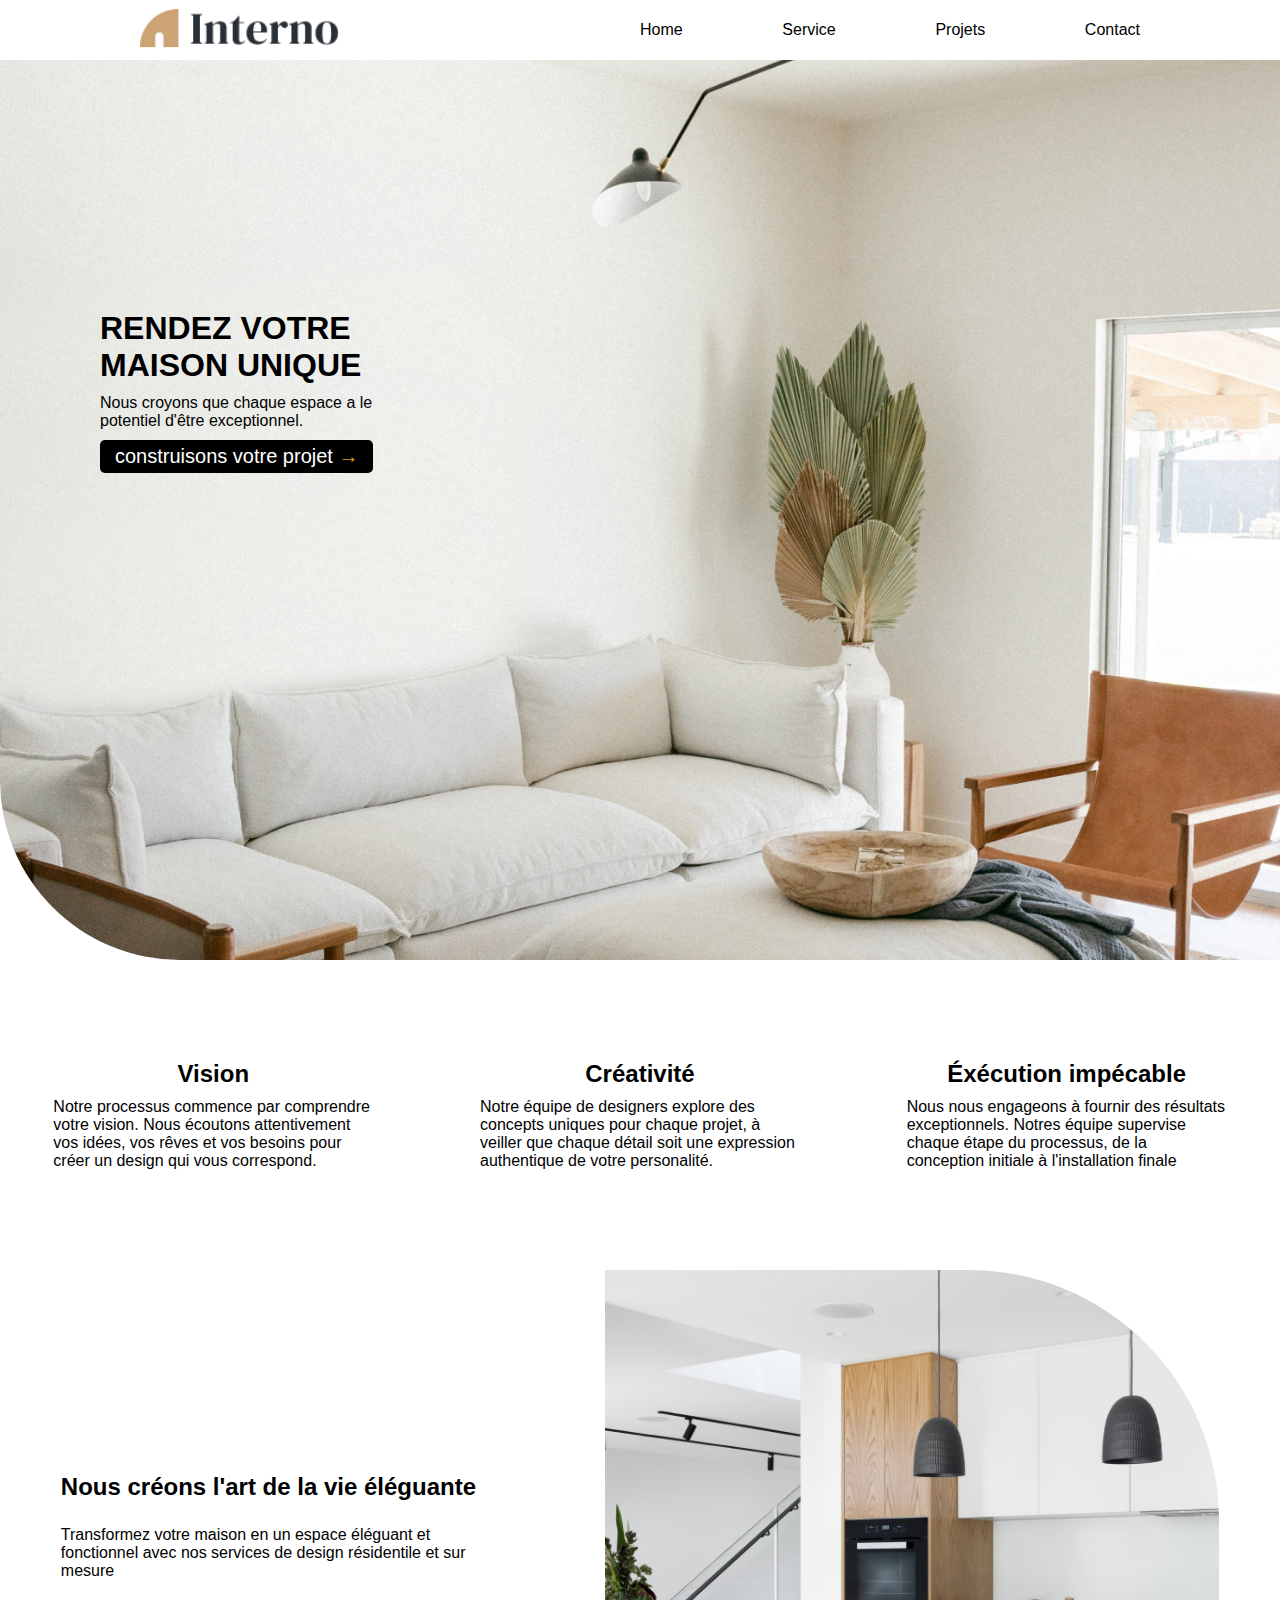
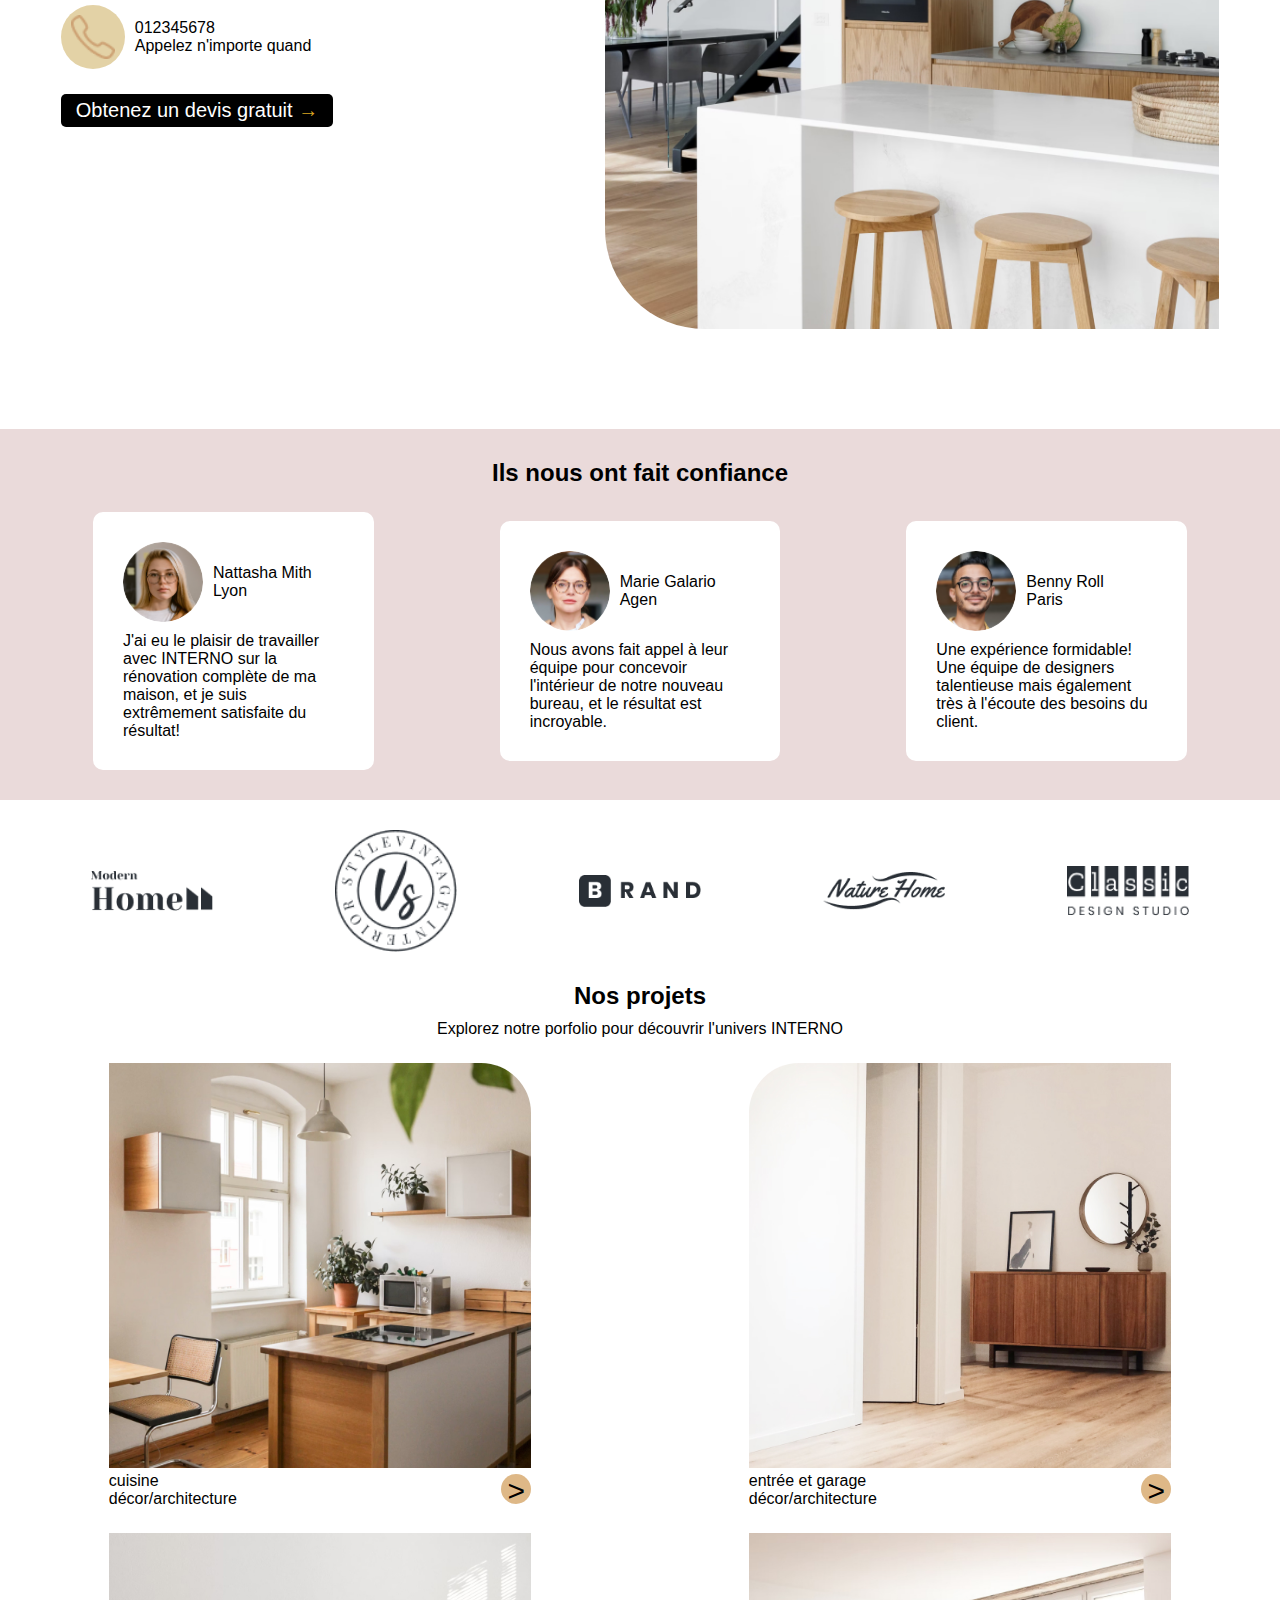
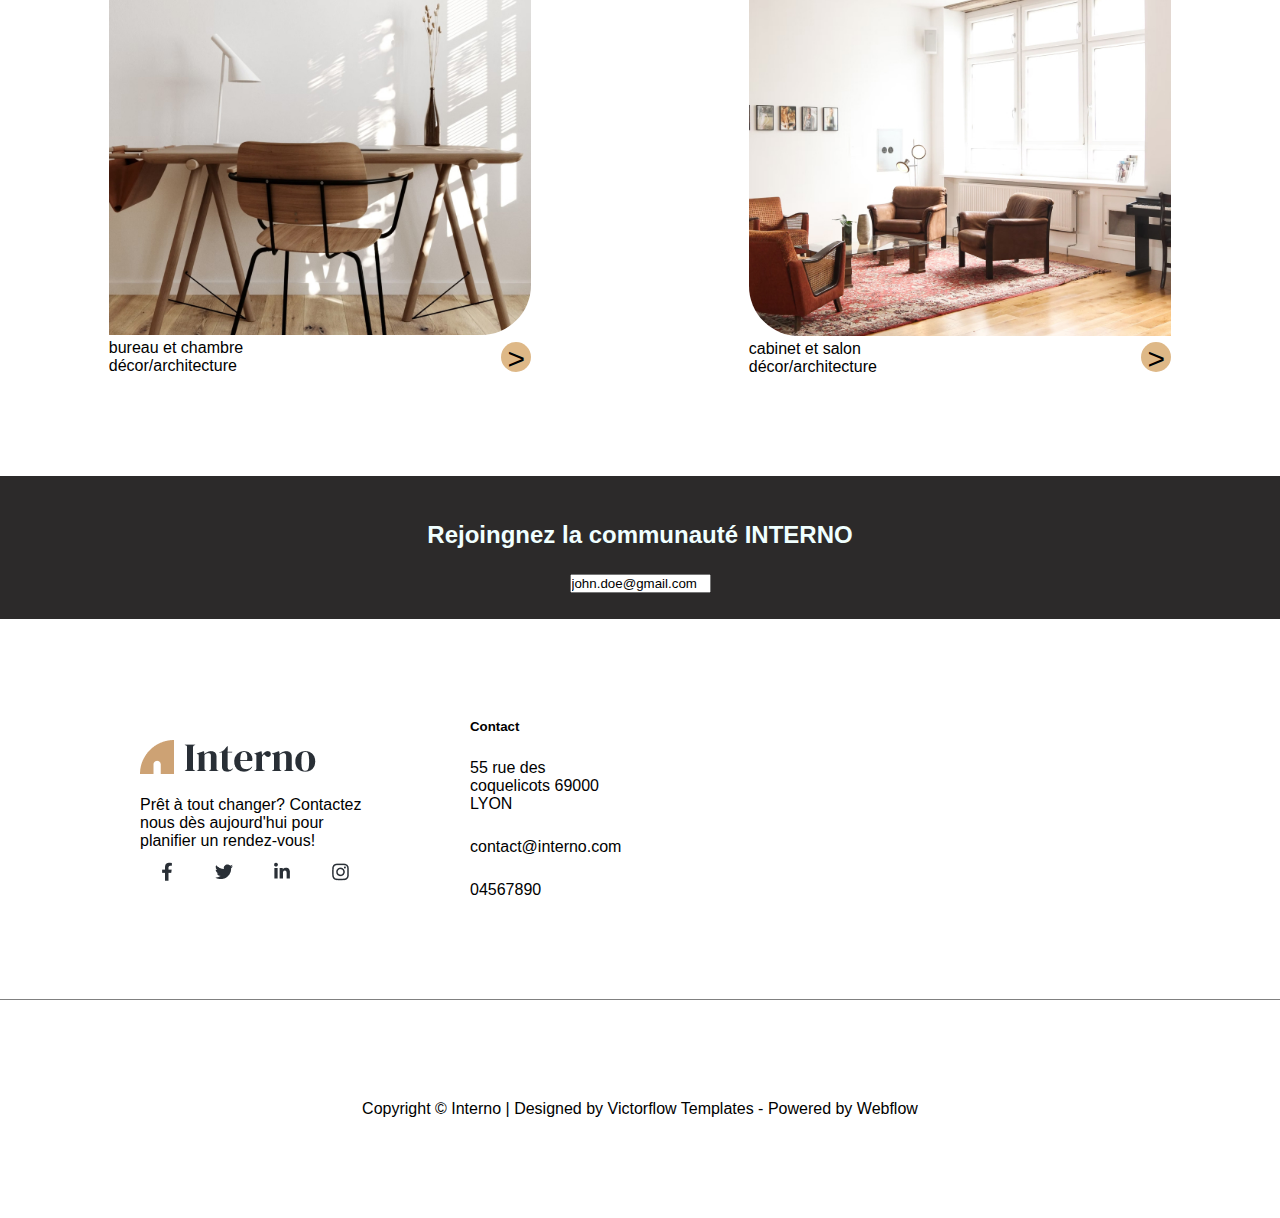
<file: index.html>
<!DOCTYPE html>
<html lang="fr">

<head>
    <meta charset="UTF-8">
    <meta name="viewport" content="width=device-width, initial-scale=1.0">
    <title>INTERNO</title>
    <link rel="stylesheet" href="style.css">

</head>

<body class="lobster-regular">
    <!-- Header : flex ici pour pouvoir manipuler le logo et le nav -->
    <header class="flex space-between align-center container-1000">
        <a href="">
            <img src="asset/Logo.png" alt="mon super logo" class="logo">
        </a>

        <nav class="w-50">
            <!-- flex ici pour pouvoir manipuler les li -->
            <ul class="flex space-between">
                <li><a href="index.html">Home</a></li>
                <li><a href="Service.html">Service</a></li>
                <li><a href="projets.html">Projets</a></li>
                <li><a href="contact.html">Contact</a></li>
            </ul>
        </nav>
    </header>
    <main>
        <!-- SECTION HERO-BANNIERE -->

        <section class="flex section-hero  ">
            <div class="w-25 margin-top-250 margin-left-100">
                <h1>RENDEZ VOTRE MAISON UNIQUE</h1>
                <p class="margin-top-10">Nous croyons que chaque espace a le potentiel d'être exceptionnel.</p>
                <a href="devis.html" class="btn btn-primary margin-top-10">construisons votre projet <span
                        class="goldy">→</span></a>
            </div>
        </section>

        <!-- SECTION SERVICE -->

        <section class="flex space-around margin-top-100">

            <div class="w-25">
                <h2 class="text-center">Vision</h2>
                <p class="text-justify margin-top-10">Notre processus commence par comprendre votre vision. Nous
                    écoutons
                    attentivement vos idées, vos rêves et vos besoins pour créer un design qui vous correspond.</p>
            </div>

            <div class="w-25">
                <h2 class="text-center">Créativité</h2>
                <p class="text-justify margin-top-10">Notre équipe de designers explore des concepts uniques pour chaque
                    projet, à
                    veiller que chaque détail soit une expression authentique de votre personalité. </p>
            </div>

            <div class="w-25">
                <h2 class="text-center">Éxécution impécable</h2>
                <p class="text-justify margin-top-10">Nous nous engageons à fournir des résultats exceptionnels. Notres
                    équipe
                    supervise chaque étape du processus, de la conception initiale à l'installation finale </p>
            </div>

        </section>

        <!-- SECTION CONTACT -->

        <section class="flex margin-top-100 margin-bottom-100 space-around align-center">

            <div class="w-33">
                <h2>Nous créons l'art de la vie éléguante</h2>
                <p class="margin-top-25">Transformez votre maison en un espace éléguant et fonctionnel avec nos services
                    de design résidentile et sur mesure</p>
                <div class="flex margin-top-25 align-center">
                    <div class="call">
                        <img src="asset/Call.png" class="" alt="call">
                    </div>
                    
                    <div class="margin-left-10 w-50">
                        <a href="tel:012345678">012345678</a>
                        <p>Appelez n'importe quand</p>
                    </div>
                    <a href="devis.html" class="btn btn-primary margin-top-25">Obtenez un devis gratuit <span
                            class="goldy">→</span></a>
                </div>
            </div>

            <img src="asset/image-article.jpg" class="w-48 contact" alt="cuisine">

        </section>

        <!-- SECTION CONFIANCE -->

        <section class="section-confiance ">
            <h3 class="text-center">Ils nous ont fait confiance</h3>
            <div class="flex  space-around align-center ">

                <div class="flex margin-top-25 space-around align-center ">
                    <div class="flex w-23 card-utilisateur align-center ">
                        <img src="asset/user3.png" class="w-25 utilisateur" alt="Nattasha Mith">
                        <div class="w-50 margin-left-10">
                            <p>Nattasha Mith</p>
                            <p>Lyon</p>
                        </div>
                        <p class="margin-top-10">J'ai eu le plaisir de travailler avec INTERNO sur la rénovation
                            complète de ma maison, et
                            je suis extrêmement satisfaite du résultat!</p>
                    </div>
                    <div class="flex w-23 card-utilisateur align-center ">
                        <img src="asset/user2.png" class="w-25 utilisateur" alt="Marie Galario">
                        <div class="w-50 margin-left-10">
                            <p>Marie Galario</p>
                            <p>Agen</p>
                        </div>
                        <p class="margin-top-10">Nous avons fait appel à leur équipe pour concevoir l'intérieur de notre
                            nouveau bureau, et le résultat est incroyable.</p>
                    </div>
                    <div class="flex w-23 card-utilisateur align-center ">
                        <img src="asset/user1.png" class="w-25 utilisateur" alt="Benny Roll">
                        <div class="w-50 margin-left-10">
                            <p>Benny Roll</p>
                            <p>Paris</p>
                        </div>
                        <p class="margin-top-10">Une expérience formidable! Une équipe de designers talentieuse mais
                            également très à l'écoute des besoins du client.</p>
                    </div>

                </div>
            </div>

        </section>

        <!-- SECTION FOURNISSEUR -->

        <section class="flex space-around align-center section-fournisseur">
            <img src="asset/moderne-home.png" class="w-10" alt="home">
            <img src="asset/vintage.png" class="w-10" alt="vintage">
            <img src="asset/brand.png" class="w-10" alt="brand">
            <img src="asset/nature-home.png" class="w-10" alt="nature">
            <img src="asset/classic-design.png" class="w-10" alt="classic">
        </section>

        <!-- SECTION NOS PROJET -->

        <section class="margin-bottom-100">
            <h3 class="text-center"> Nos projets</h3>
            <p class="text-center margin-top-10">Explorez notre porfolio pour découvrir l'univers INTERNO</p>

            <div class="flex space-around align-center margin-top-25">
                <div class="w-33">
                    <img src="asset/cuisine.jpg" class="w-100 coinHD" alt="cuisine">
                    <div class="flex align-center space-between">
                        <div>
                            <p>cuisine</p>
                            <p>décor/architecture</p>
                        </div>
                        <a href=""><span class="goldyProjet">></span></a>
                    </div>
                </div>
                <div class="w-33">
                    <img src="asset/entree-et-garage.jpg" class="w-100 coinHG" alt="cuisine">
                    <div class="flex align-center space-between">
                        <div>
                            <p>entrée et garage</p>
                            <p>décor/architecture</p>
                        </div>
                        <a href=""><span class="goldyProjet">></span></a>
                    </div>
                </div>
            </div>

            <div class="flex space-around align-center margin-top-25">
                <div class="w-33">
                    <img src="asset/bureau-et-chambre.jpg" class="w-100 coinBD" alt="chambre">
                    <div class="flex align-center space-between">
                        <div>
                            <p>bureau et chambre</p>
                            <p>décor/architecture</p>
                        </div>
                        <a href=""><span class="goldyProjet">></span></a>
                    </div>
                </div>
                <div class="w-33">
                    <img src="asset/cabinet-et-salon.jpg" class="w-100 coinBG" alt="salon">
                    <div class="flex align-center space-between">
                        <div>
                            <p>cabinet et salon</p>
                            <p>décor/architecture</p>
                        </div>
                        <a href=""><span class="goldyProjet">></span></a>
                    </div>
                </div>
            </div>

        </section>

        <!-- SECTION COMMUNAUTE -->

        <section class="section-communaute text-center">
            <h3 class="margin-top-25">Rejoingnez la communauté INTERNO</h3>
            <input type="text" class="margin-top-25" required minlength="10" maxlength="50" size="15" name="john.doe@gmail.com" value="john.doe@gmail.com" />

        </section>


    </main>

    <!-- FOOTER -->
    <footer class="footer">
        <div class="flex align-center margin-bottom-100 margin-top-100 justify-flexstart container-1000">
            <div class="w-23">
                <a href="">
                    <img src="asset/Logo.png" alt="mon super logo">
                </a>
                <p class="margin-top-10 margin-bottom-10">Prêt à tout changer? Contactez nous dès aujourd'hui pour planifier un rendez-vous!</p>
                <div class="flex space-around align-center">
                    <a href=""> 
                        <img src="asset/facebook.png" class="w-100" alt="facebook">
                    </a>
                      <a href="">
                        <img src="asset/twitter.png" class="w-100" alt="twitter">
                    </a>
                      <a href="">
                        <img src="asset/linkedin.png" class="w-100" alt="linkedin">
                    </a>
                      <a href="">
                        <img src="asset/insta.png" class="w-100" alt="instagram">
                    </a>

                </div>
            </div>

            <div class="w-15 margin-left-100">
                <h5>Contact</h5>
                <p class="margin-top-25">55 rue des coquelicots 69000 LYON</p>
                <div class="margin-top-25">
                <a href="mailto:contact@interno.com" >contact@interno.com</a>
                </div>
                <div class="margin-top-25">
                <a href="tel:04567890" >04567890</a>
                </div>
            </div>
        </div>
        <div id="footer" class="margin-bottom-100"></div>
        <p class="text-center margin-bottom-100">Copyright © Interno | Designed by Victorflow Templates - Powered by Webflow</p>


    </footer>

</body>

</html>
</file>
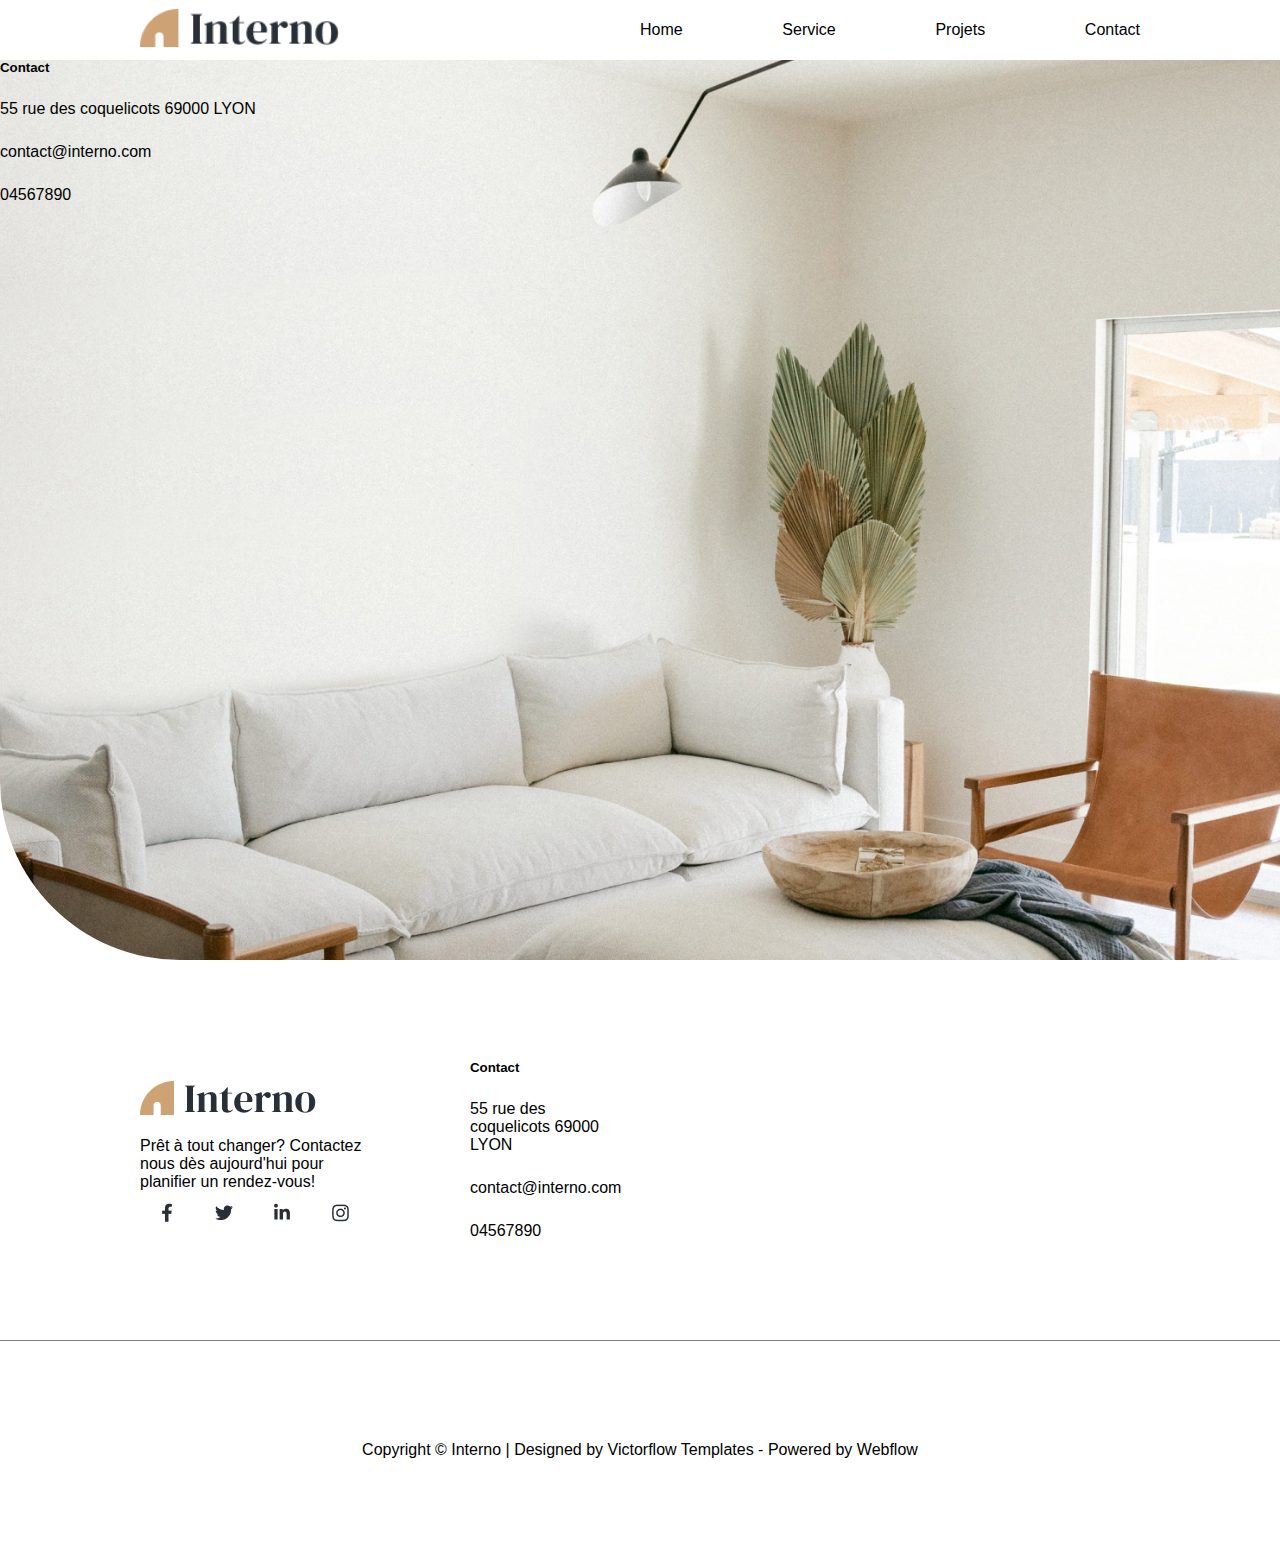
<file: contact.html>
<!DOCTYPE html>
<html lang="fr">

<head>
    <meta charset="UTF-8">
    <meta name="viewport" content="width=device-width, initial-scale=1.0">
    <title>INTERNO</title>
    <link rel="stylesheet" href="style.css">

</head>

<body class="lobster-regular">
    <!-- Header : flex ici pour pouvoir manipuler le logo et le nav -->
    <header class="flex space-between align-center container-1000">
        <a href="">
            <img src="asset/Logo.png" alt="mon super logo" class="logo">
        </a>

        <nav class="w-50">
            <!-- flex ici pour pouvoir manipuler les li -->
            <ul class="flex space-between">
                <li><a href="index.html">Home</a></li>
                <li><a href="Service.html">Service</a></li>
                <li><a href="projets.html">Projets</a></li>
                <li><a href="contact.html">Contact</a></li>
            </ul>
        </nav>
    </header>
    <main>

        <Section class="section-hero">
            <div>
                <h5>Contact</h5>
                <p class="margin-top-25">55 rue des coquelicots 69000 LYON</p>
                <div class="margin-top-25">
                    <a href="mailto:contact@interno.com">contact@interno.com</a>
                </div>
                <div class="margin-top-25">
                    <a href="tel:04567890">04567890</a>
                </div>
            </div>


        </Section>

    </main>

    <!-- FOOTER -->
    <footer class="footer">
        <div class="flex align-center margin-bottom-100 margin-top-100 justify-flexstart container-1000">
            <div class="w-23">
                <a href="">
                    <img src="asset/Logo.png" alt="mon super logo">
                </a>
                <p class="margin-top-10 margin-bottom-10">Prêt à tout changer? Contactez nous dès aujourd'hui pour
                    planifier un rendez-vous!</p>
                <div class="flex space-around align-center">
                    <a href="">
                        <img src="asset/facebook.png" class="w-100" alt="facebook">
                    </a>
                    <a href="">
                        <img src="asset/twitter.png" class="w-100" alt="twitter">
                    </a>
                    <a href="">
                        <img src="asset/linkedin.png" class="w-100" alt="linkedin">
                    </a>
                    <a href="">
                        <img src="asset/insta.png" class="w-100" alt="instagram">
                    </a>

                </div>
            </div>

            <div class="w-15 margin-left-100">
                <h5>Contact</h5>
                <p class="margin-top-25">55 rue des coquelicots 69000 LYON</p>
                <div class="margin-top-25">
                    <a href="mailto:contact@interno.com">contact@interno.com</a>
                </div>
                <div class="margin-top-25">
                    <a href="tel:04567890">04567890</a>
                </div>
            </div>
        </div>
        <div id="footer" class="margin-bottom-100"></div>
        <p class="text-center margin-bottom-100">Copyright © Interno | Designed by Victorflow Templates - Powered by
            Webflow</p>


    </footer>

</body>

</html>
</file>
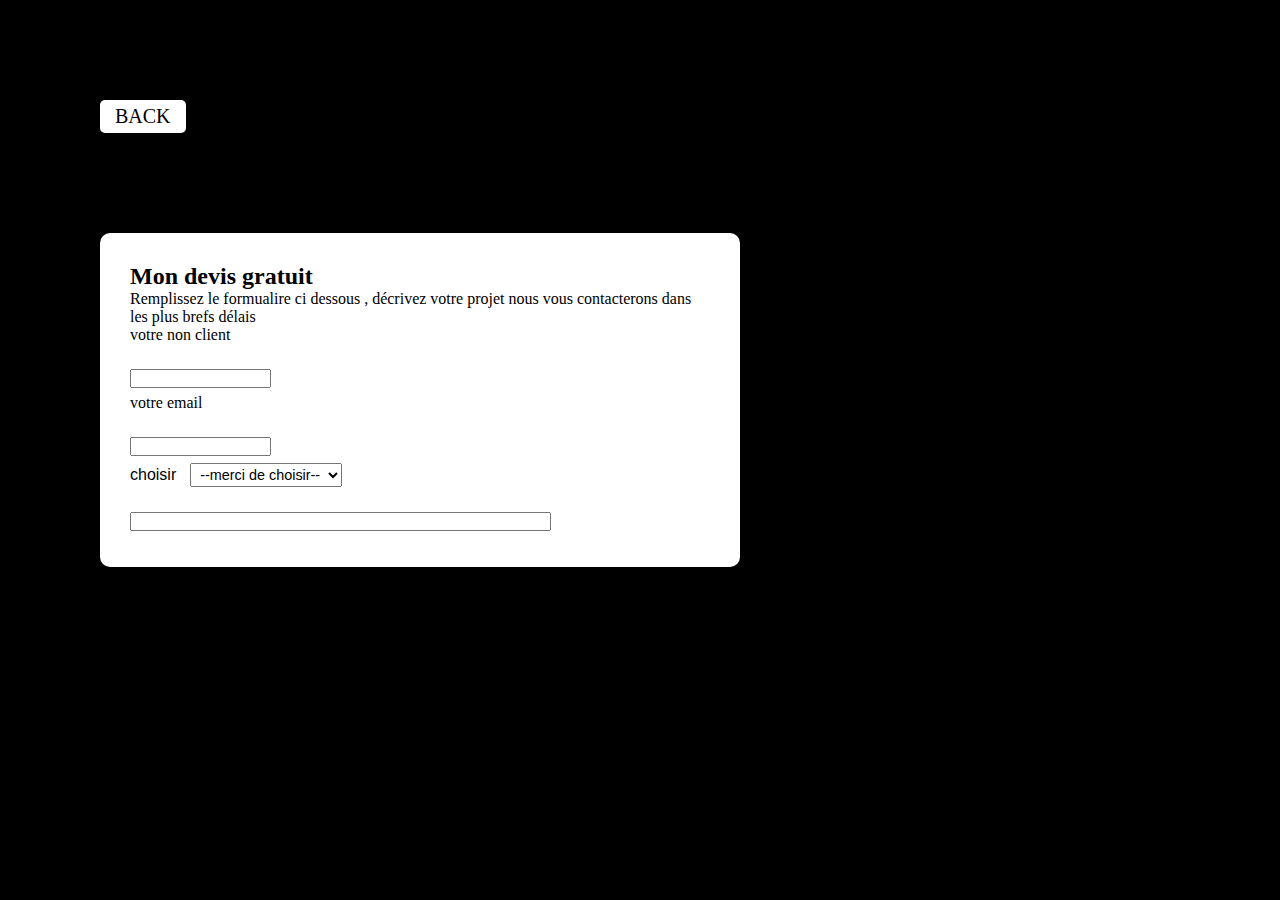
<file: devis.html>
<!DOCTYPE html>
<html lang="fr">

<head>
    <meta charset="UTF-8">
    <meta name="viewport" content="width=device-width, initial-scale=1.0">
    <title>INTERNO</title>
    <link rel="stylesheet" href="style.css">

</head>

<body class="page-devis">
    <header>
        <div class="justify-content margin-left-100 margin-bottom-100 margin-top-100">
            <a href="index.html" class="btn-tri">BACK</a>
        </div>
    </header>

    <main>
        <section class="card-devis w-50 margin-left-100 margin-bottom-100">

            <h2>Mon devis gratuit</h2>
            <p>Remplissez le formualire ci dessous , décrivez votre projet nous vous contacterons dans les plus brefs
                délais</p>

            <!-- div contact client -->
            <div>
                <div>
                    <p>votre non client</p>
                    <input type="text" class="margin-top-25" required minlength="10" maxlength="50" size="15" />
                </div>
                <div>
                    <p>votre email</p>
                    <input type="text" class="margin-top-25" required minlength="10" maxlength="50" size="15" />
                </div>

            </div>
            <!-- div choix client -->
            <div>


                <label for="choix">choisir</label>

                <select name="type" id="choix">
                    <option value="">--merci de choisir--</option>
                    <option value="maison">maison</option>
                    <option value="appartement">appartement</option>








                    <div>
                        <p>superficie du projet</p>
                        <div></div>
                    </div>
            </div>
            
            <div>
                <p>Décrivez brièvement votre projet</p>
                <input type="text" class="margin-top-25" required minlength="10" maxlength="50" size="50" />
            </div>
        </section>

    </main>


</body>

</html>
</file>
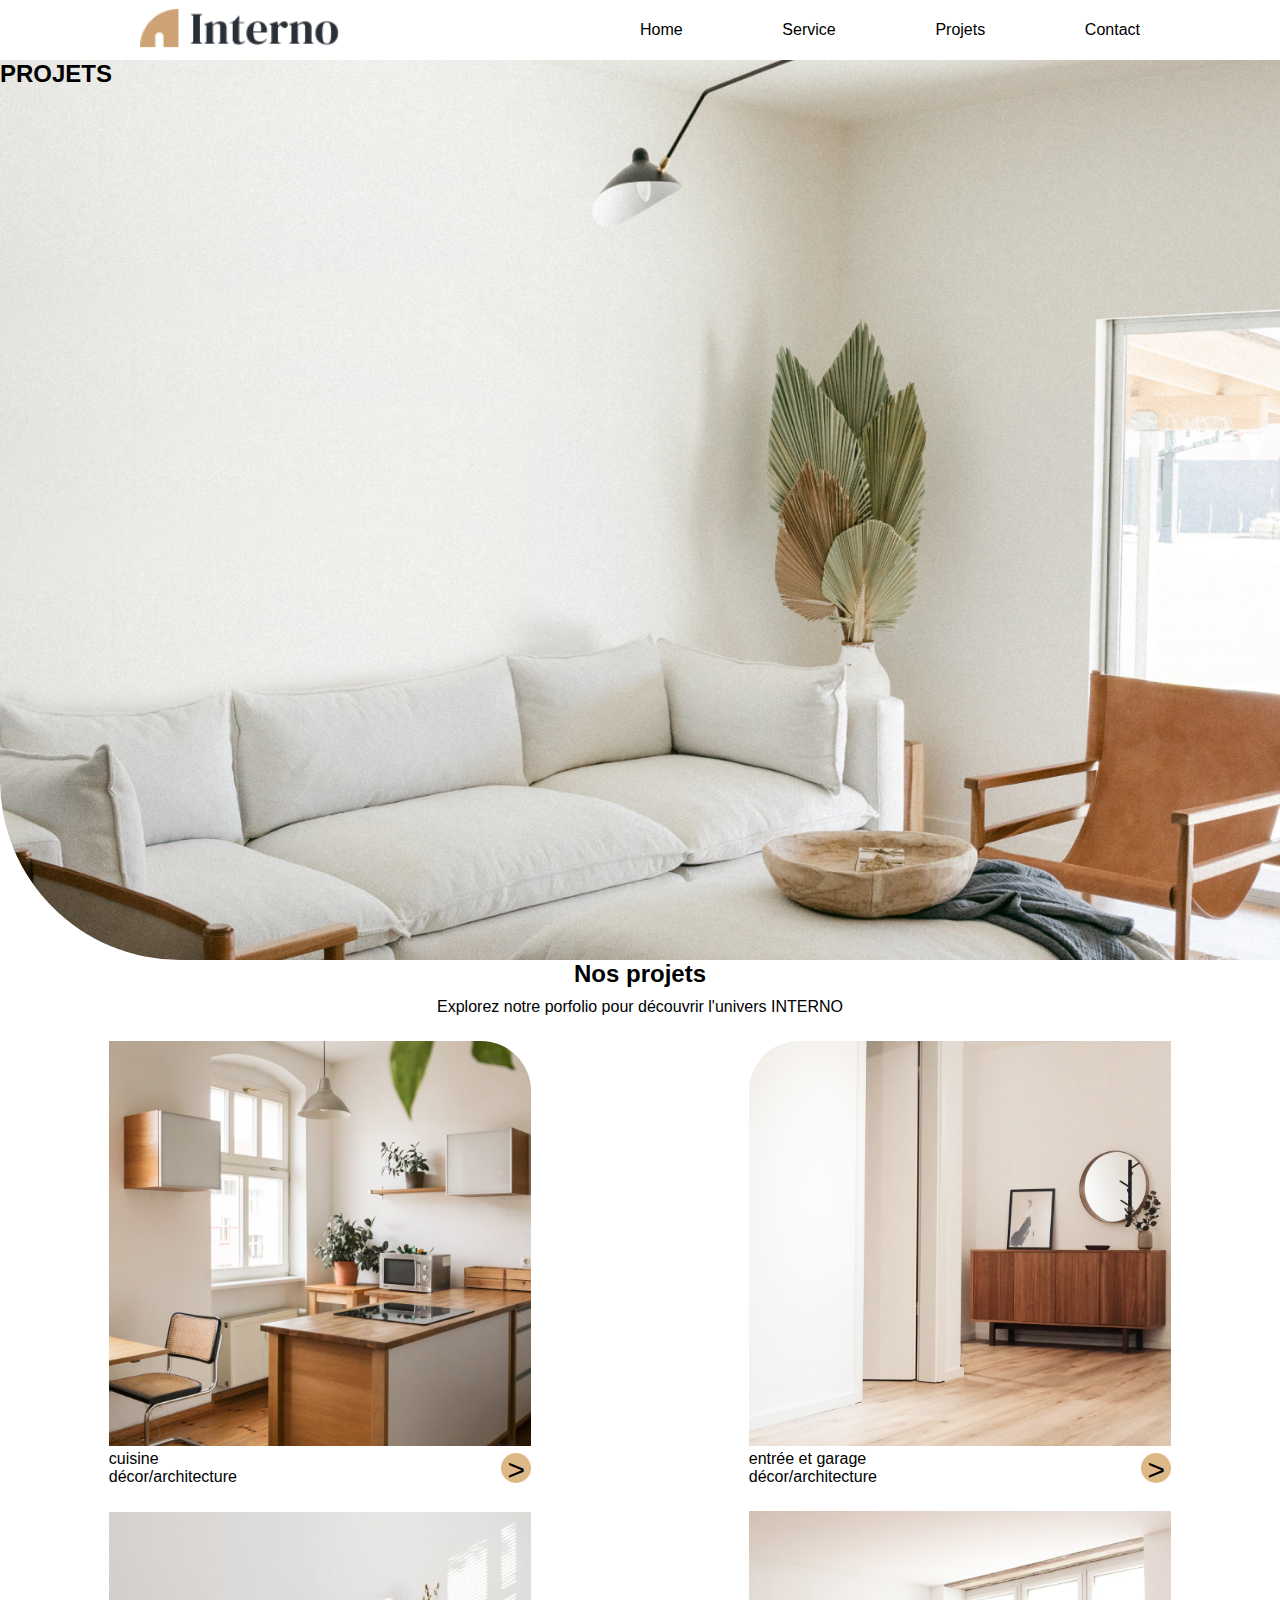
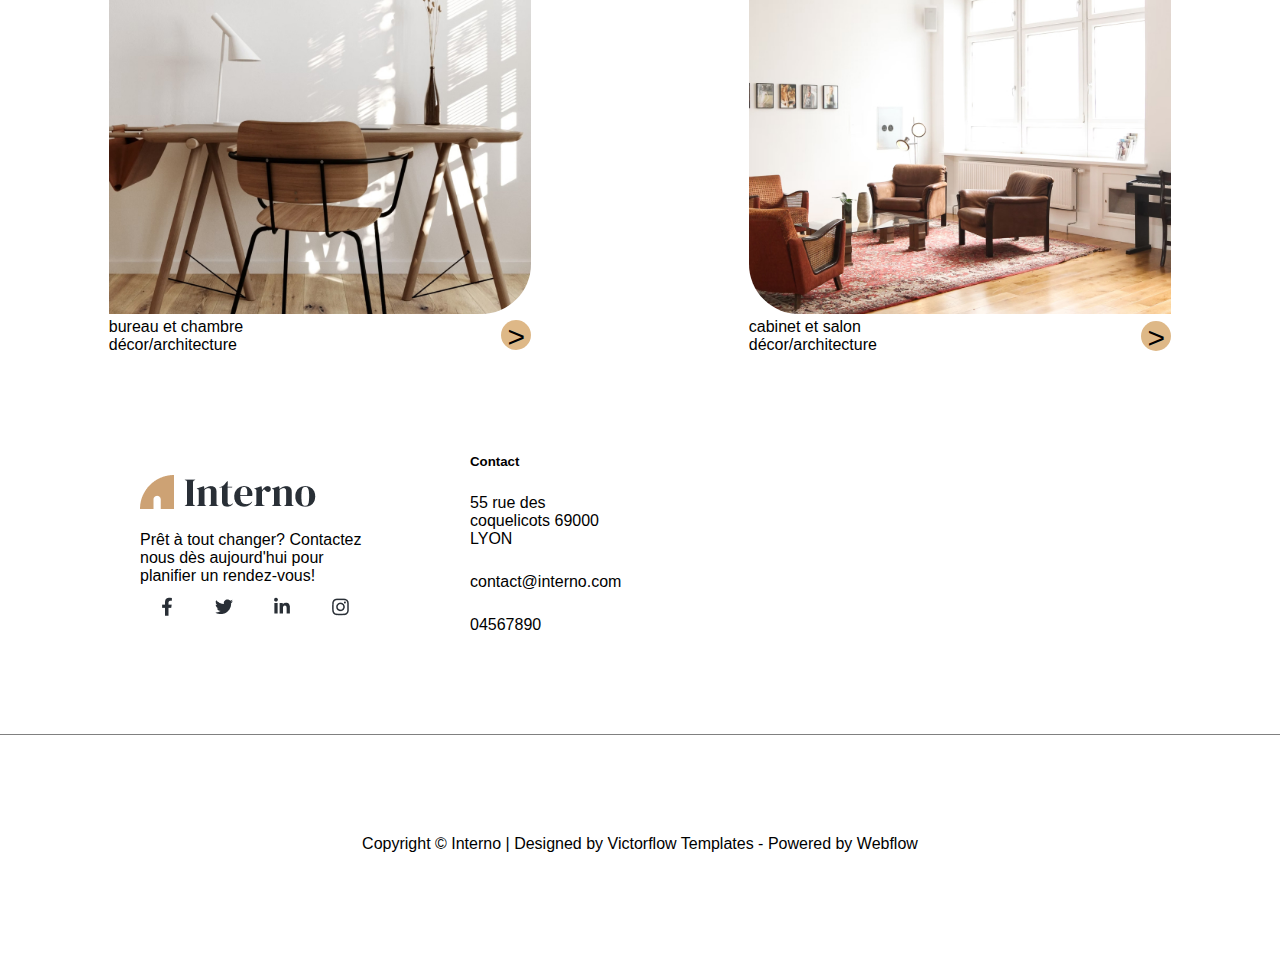
<file: projets.html>
<!DOCTYPE html>
<html lang="fr">

<head>
    <meta charset="UTF-8">
    <meta name="viewport" content="width=device-width, initial-scale=1.0">
    <title>INTERNO</title>
    <link rel="stylesheet" href="style.css">

</head>

<body class="lobster-regular">
    <!-- Header : flex ici pour pouvoir manipuler le logo et le nav -->
    <header class="flex space-between align-center container-1000">
        <a href="">
            <img src="asset/Logo.png" alt="mon super logo" class="logo">
        </a>

        <nav class="w-50">
            <!-- flex ici pour pouvoir manipuler les li -->
            <ul class="flex space-between">
                <li><a href="index.html">Home</a></li>
                <li><a href="Service.html">Service</a></li>
                <li><a href="projets.html">Projets</a></li>
                <li><a href="contact.html">Contact</a></li>
            </ul>
        </nav>
    </header>
    <main>

        <Section class="section-hero">
            <h2>PROJETS</h2>
        </Section>

        <section class="margin-bottom-100">
            <h3 class="text-center"> Nos projets</h3>
            <p class="text-center margin-top-10">Explorez notre porfolio pour découvrir l'univers INTERNO</p>

            <div class="flex space-around align-center margin-top-25">
                <div class="w-33">
                    <img src="asset/cuisine.jpg" class="w-100 coinHD" alt="cuisine">
                    <div class="flex align-center space-between">
                        <div>
                            <p>cuisine</p>
                            <p>décor/architecture</p>
                        </div>
                        <a href=""><span class="goldyProjet">></span></a>
                    </div>
                </div>
                <div class="w-33">
                    <img src="asset/entree-et-garage.jpg" class="w-100 coinHG" alt="cuisine">
                    <div class="flex align-center space-between">
                        <div>
                            <p>entrée et garage</p>
                            <p>décor/architecture</p>
                        </div>
                        <a href=""><span class="goldyProjet">></span></a>
                    </div>
                </div>
            </div>

            <div class="flex space-around align-center margin-top-25">
                <div class="w-33">
                    <img src="asset/bureau-et-chambre.jpg" class="w-100 coinBD" alt="chambre">
                    <div class="flex align-center space-between">
                        <div>
                            <p>bureau et chambre</p>
                            <p>décor/architecture</p>
                        </div>
                        <a href=""><span class="goldyProjet">></span></a>
                    </div>
                </div>
                <div class="w-33">
                    <img src="asset/cabinet-et-salon.jpg" class="w-100 coinBG" alt="salon">
                    <div class="flex align-center space-between">
                        <div>
                            <p>cabinet et salon</p>
                            <p>décor/architecture</p>
                        </div>
                        <a href=""><span class="goldyProjet">></span></a>
                    </div>
                </div>
            </div>

        </section>

    </main>

    <!-- FOOTER -->
    <footer class="footer">
        <div class="flex align-center margin-bottom-100 margin-top-100 justify-flexstart container-1000">
            <div class="w-23">
                <a href="">
                    <img src="asset/Logo.png" alt="mon super logo">
                </a>
                <p class="margin-top-10 margin-bottom-10">Prêt à tout changer? Contactez nous dès aujourd'hui pour
                    planifier un rendez-vous!</p>
                <div class="flex space-around align-center">
                    <a href="">
                        <img src="asset/facebook.png" class="w-100" alt="facebook">
                    </a>
                    <a href="">
                        <img src="asset/twitter.png" class="w-100" alt="twitter">
                    </a>
                    <a href="">
                        <img src="asset/linkedin.png" class="w-100" alt="linkedin">
                    </a>
                    <a href="">
                        <img src="asset/insta.png" class="w-100" alt="instagram">
                    </a>

                </div>
            </div>

            <div class="w-15 margin-left-100">
                <h5>Contact</h5>
                <p class="margin-top-25">55 rue des coquelicots 69000 LYON</p>
                <div class="margin-top-25">
                    <a href="mailto:contact@interno.com">contact@interno.com</a>
                </div>
                <div class="margin-top-25">
                    <a href="tel:04567890">04567890</a>
                </div>
            </div>
        </div>
        <div id="footer" class="margin-bottom-100"></div>
        <p class="text-center margin-bottom-100">Copyright © Interno | Designed by Victorflow Templates - Powered by
            Webflow</p>


    </footer>

</body>

</html>
</file>
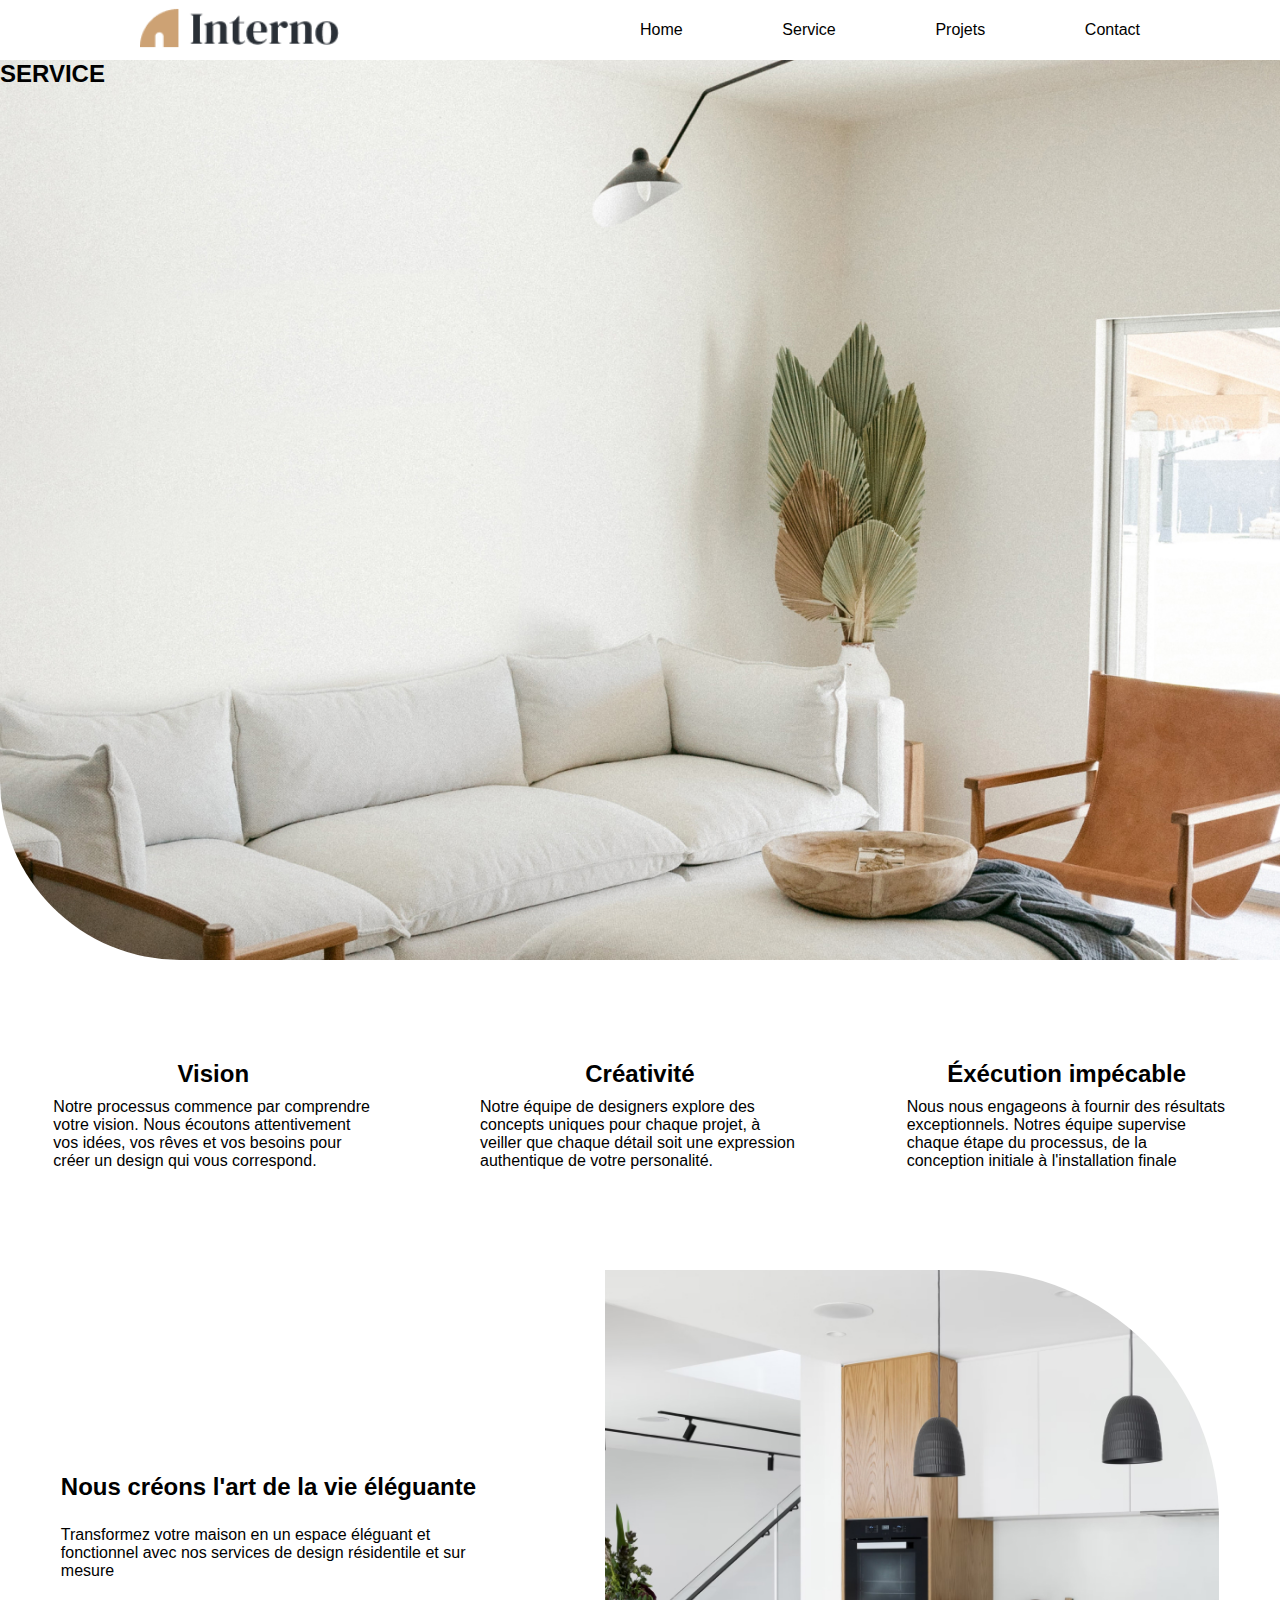
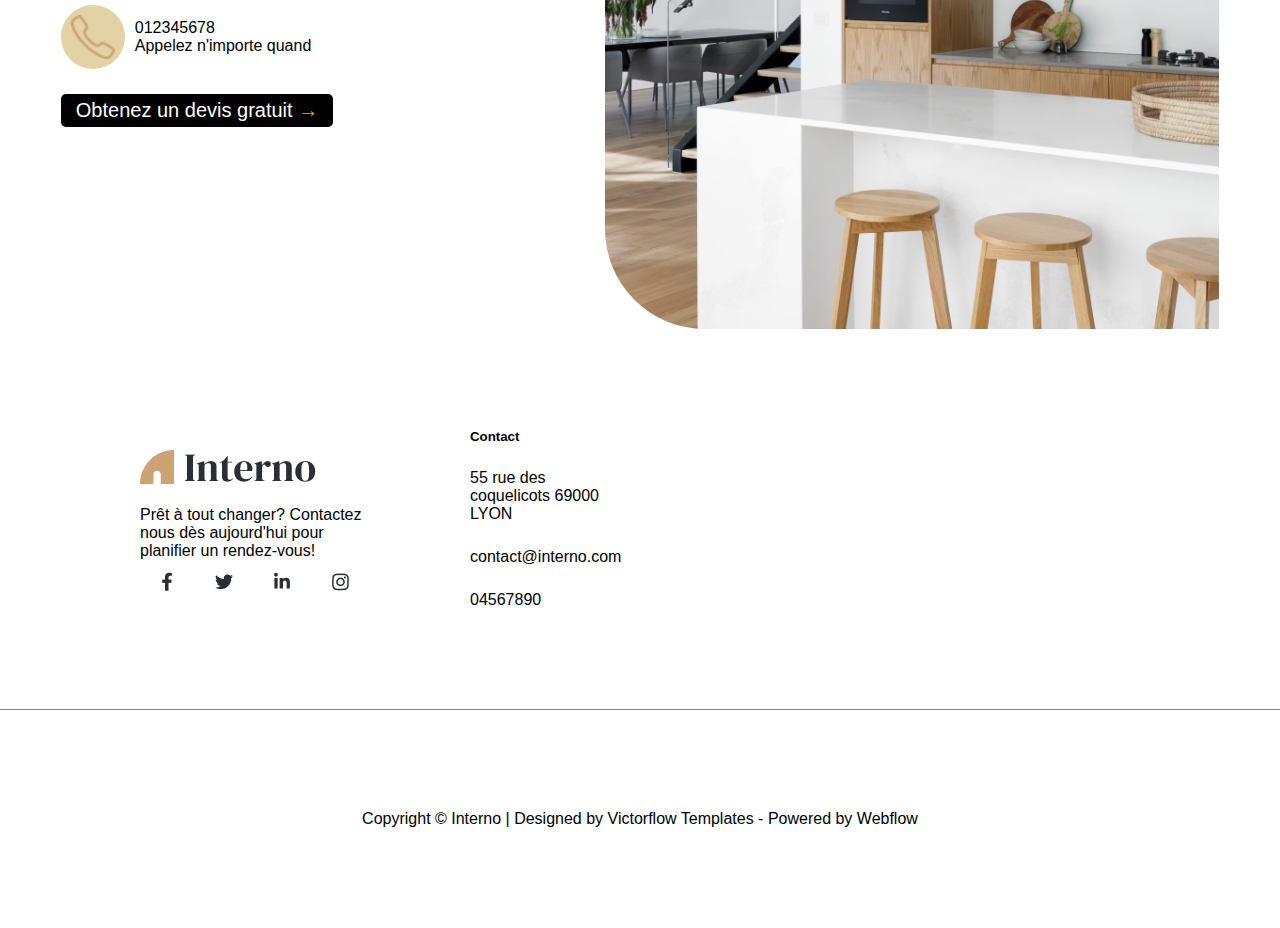
<file: Service.html>
<!DOCTYPE html>
<html lang="fr">

<head>
    <meta charset="UTF-8">
    <meta name="viewport" content="width=device-width, initial-scale=1.0">
    <title>INTERNO</title>
    <link rel="stylesheet" href="style.css">

</head>

<body class="lobster-regular">
    <!-- Header : flex ici pour pouvoir manipuler le logo et le nav -->
    <header class="flex space-between align-center container-1000">
        <a href="">
            <img src="asset/Logo.png" alt="mon super logo" class="logo">
        </a>

        <nav class="w-50">
            <!-- flex ici pour pouvoir manipuler les li -->
            <ul class="flex space-between">
                <li><a href="index.html">Home</a></li>
                <li><a href="Service.html">Service</a></li>
                <li><a href="projets.html">Projets</a></li>
                <li><a href="contact.html">Contact</a></li>
            </ul>
        </nav>
    </header>
    <main>

        <Section class="section-hero">
            <h2>SERVICE</h2>
        </Section>

        
        <section class="flex space-around margin-top-100">

            <div class="w-25">
                <h2 class="text-center">Vision</h2>
                <p class="text-justify margin-top-10">Notre processus commence par comprendre votre vision. Nous
                    écoutons
                    attentivement vos idées, vos rêves et vos besoins pour créer un design qui vous correspond.</p>
            </div>

            <div class="w-25">
                <h2 class="text-center">Créativité</h2>
                <p class="text-justify margin-top-10">Notre équipe de designers explore des concepts uniques pour chaque
                    projet, à
                    veiller que chaque détail soit une expression authentique de votre personalité. </p>
            </div>

            <div class="w-25">
                <h2 class="text-center">Éxécution impécable</h2>
                <p class="text-justify margin-top-10">Nous nous engageons à fournir des résultats exceptionnels. Notres
                    équipe
                    supervise chaque étape du processus, de la conception initiale à l'installation finale </p>
            </div>

        </section>

        <!-- SECTION CONTACT -->

        <section class="flex margin-top-100 margin-bottom-100 space-around align-center">

            <div class="w-33">
                <h2>Nous créons l'art de la vie éléguante</h2>
                <p class="margin-top-25">Transformez votre maison en un espace éléguant et fonctionnel avec nos services
                    de design résidentile et sur mesure</p>
                <div class="flex margin-top-25 align-center">
                    <div class="call">
                        <img src="asset/Call.png" class="" alt="call">
                    </div>
                    
                    <div class="margin-left-10 w-50">
                        <a href="tel:012345678">012345678</a>
                        <p>Appelez n'importe quand</p>
                    </div>
                    <a href="devis.html" class="btn btn-primary margin-top-25">Obtenez un devis gratuit <span
                            class="goldy">→</span></a>
                </div>
            </div>

            <img src="asset/image-article.jpg" class="w-48 contact" alt="cuisine">

        </section>

    </main>

    <!-- FOOTER -->
    <footer class="footer">
        <div class="flex align-center margin-bottom-100 margin-top-100 justify-flexstart container-1000">
            <div class="w-23">
                <a href="">
                    <img src="asset/Logo.png" alt="mon super logo">
                </a>
                <p class="margin-top-10 margin-bottom-10">Prêt à tout changer? Contactez nous dès aujourd'hui pour
                    planifier un rendez-vous!</p>
                <div class="flex space-around align-center">
                    <a href="">
                        <img src="asset/facebook.png" class="w-100" alt="facebook">
                    </a>
                    <a href="">
                        <img src="asset/twitter.png" class="w-100" alt="twitter">
                    </a>
                    <a href="">
                        <img src="asset/linkedin.png" class="w-100" alt="linkedin">
                    </a>
                    <a href="">
                        <img src="asset/insta.png" class="w-100" alt="instagram">
                    </a>

                </div>
            </div>

            <div class="w-15 margin-left-100">
                <h5>Contact</h5>
                <p class="margin-top-25">55 rue des coquelicots 69000 LYON</p>
                <div class="margin-top-25">
                    <a href="mailto:contact@interno.com">contact@interno.com</a>
                </div>
                <div class="margin-top-25">
                    <a href="tel:04567890">04567890</a>
                </div>
            </div>
        </div>
        <div id="footer" class="margin-bottom-100"></div>
        <p class="text-center margin-bottom-100">Copyright © Interno | Designed by Victorflow Templates - Powered by
            Webflow</p>


    </footer>

</body>

</html>
</file>
<file: style.css>
* {
    box-sizing: border-box;
    margin: 0;
    padding: 0;
}

/*----------------------------------------------------------------------*/

/* dans un container on un a max-width et un width 100% */
.container-1000 {
    max-width: 1000px;
    margin-left: auto;
    margin-right: auto;
    width: 100%
}

/*----------------------------------------------------------------------*/

/* CHAGEMENT DE FAMILLE DE POLICE*/

.lobster-regular {
    font-family: "Lobster", sans-serif;
    font-weight: 400;
    font-style: normal;
}

/*----------------------------------------------------------------------*/

/* CLASSES FONCTIONNLLES (la classe fait ce qu'elle dit) FLEX BOX */

/*rendre flexible un parent = aligner ses enfants */
/* à attribuer au parent*/
.flex {
    display: flex;
    /*rendre flexible un parent = aligner ses enfants */
    flex-wrap: wrap;
    /* revient à la ligne */
}

/* mettre un espace entre les enfant*/
.space-between {
    justify-content: space-between;
}

/* en plus un espace sur les côtés*/
.space-around {
    justify-content: space-around;
}

.justify-center {
    justify-content: center;
}

.justify-flexstart {
    justify-content: flex-start;
}

.align-center {
    align-items: center;
}

.text-center {
    text-align: center;
}

.text-justify {
    text-justify: inter-character;
}

.margin-top-100 {
    margin-top: 100px;

}

.margin-top-25 {
    margin-top: 25px;
}

.margin-top-10 {
    margin-top: 10px;
}

.margin-bottom-10 {
    margin-bottom: 10px;
}

.margin-bottom-100 {
    margin-bottom: 100px;
}

.margin-top-250 {
    margin-top: 250px;
}

.margin-left-100 {
    margin-left: 100px;
}

.margin-left-10 {
    margin-left: 10px;
}

.margin-left-20 {
    margin-left: 20px;
}

.margin-bottom-100 {
    margin-bottom: 100px;
}

/*----------------------------------------------------------------------*/

/* ce que j'apelle les inchangés*/

a {
    text-decoration: none;
    color: black;
}

.logo {
    width: 200px;
}

header ul {
    list-style: none;
}

h3 {
    font-size: x-large;
}

/*----------------------------------------------------------------------*/

/*classe bouton*/
.btn {
    background-color: black;
    border-radius: 5px;
    color: white;
    padding: 5px 15px;
    display: inline-block;
}

.btn-primary {
    font-size: 20px;
}

.btn-secondary {
    font-size: 14px;
}

.btn-tri {
    background-color: white;
    border-radius: 5px;
    color: black;
    padding: 5px 15px;
    display: inline-block;
    font-size: 20px;

}

/*----------------------------------------------------------------------*/

/* CLASSES DE DIMENSISONS */
.w-10 {
    width: 10%;
}

.w-100 {
    width: 100%;

}

.w-15 {
    width: 15%;
}

.w-20 {
    width: 20%;
}

.w-23 {
    width: 23%;
}

.w-25 {
    width: 25%;
}

.w-33 {
    width: 33%;
}

.w-48 {
    width: 48%;
}

.w-50 {
    width: 50%;
}

/*----------------------------------------------------------------------*/

/*balise spéciale*/
span.goldy {
    color: goldenrod;
}

span.goldyProjet {
    background-color: burlywood;
    height: 30px;
    width: 30px;
    border-radius: 50%;
    font-size: 30px;
    display: inline-block;
    text-align: center;
    

}

.bgred {
    background-color: red;
}

/*----------------------------------------------------------------------*/

/* section hero */
.section-hero {
    background-image: url(asset/Banner.jpg);
    background-repeat: no-repeat;
    background-size: cover;
    background-position: center;
    height: 100vH;
    border-radius: 0 0 0 180px;
}

/*----------------------------------------------------------------------*/

/* section CONTACT */

.contact {
    border-radius: 0 250px 0 100px;
}

.call {
    border-radius: 50%;
    background-color: rgb(227, 210, 166);
    width: 64px;
    height: 64px;
    padding: 10px;

}

.call img {
    width: 100%;
}

/*----------------------------------------------------------------------*/

/* section CONFIANCE */

.section-confiance {
    background-color: rgb(234, 218, 218);
    padding: 30px;
}

.utilisateur {
    border-radius: 50%;
    height: 80px;
    width: 80px;
}

.card-utilisateur {
    background-color: white;
    border-radius: 10px;
    padding: 30px;
}

/*----------------------------------------------------------------------*/

/* section fournisseur */

.section-fournisseur {
    padding: 30px;
}


/*----------------------------------------------------------------------*/

/*----------------------------------------------------------------------*/

/* section nos projets */

.coinHD {
    border-radius: 0 50px 0 0;
}

.coinHG {
    border-radius: 50px 0 0 0;
}

.coinBG {
    border-radius: 0 0 0 50px;
}

.coinBD {
    border-radius: 0 0 50px 0;
}

/*----------------------------------------------------------------------*/

/* section communauté */

.section-communaute {
    background-color: rgb(44, 42, 42);
    color: azure;
    padding: 20px;
}

input {
    margin: 0.4rem 0;
}

/*----------------------------------------------------------------------*/
/* footer */

.footer {}

#footer {
    height: 1px;
    width: 100%;
    background-color: gray;
}

/*----------------------------------------------------------------------*/

/* PAGE DEVIS */

.page-devis {
    background-color: black;
}

.card-devis {
    background-color: white;
    border-radius: 10px;
    padding: 30px;
    
}


label {
  font-family: sans-serif;
  font-size: 1rem;
  padding-right: 10px;
}

select {
  font-size: 0.9rem;
  padding: 2px 5px;
}



/*----------------------------------------------------------------------*/
</file>
